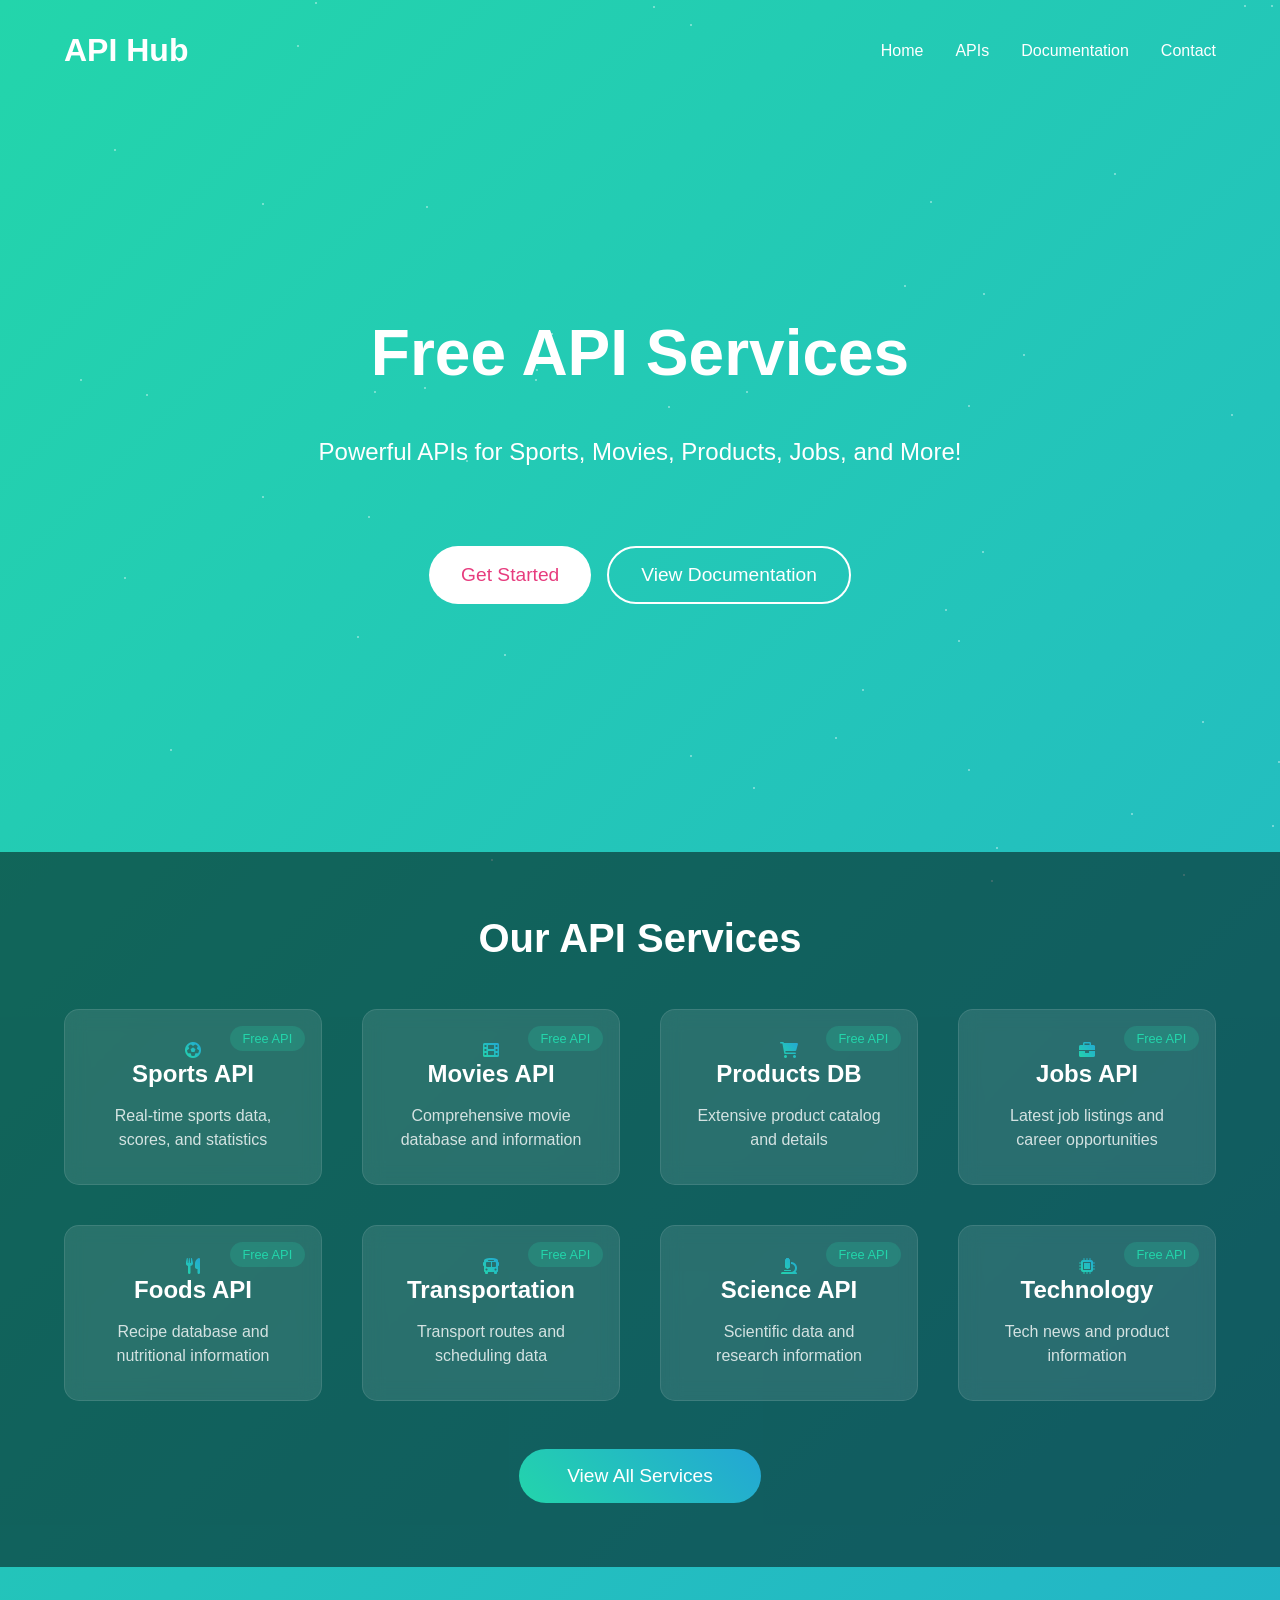
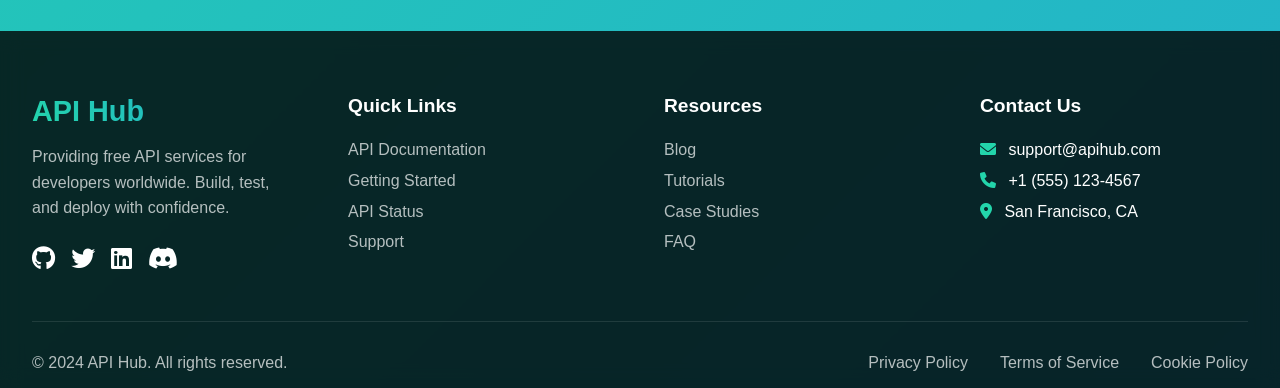
<file: index.html>
<!DOCTYPE html>
<html lang="en">
<head>
    <meta charset="UTF-8">
    <meta name="viewport" content="width=device-width, initial-scale=1.0">
    <title>Free API Services Hub</title>
    <link rel="stylesheet" href="styles.css">
    <link rel="stylesheet" href="https://cdnjs.cloudflare.com/ajax/libs/font-awesome/6.0.0/css/all.min.css">
</head>
<body>
    <div class="particles-background"></div>
    
    <header>
        <nav>
            <div class="logo fade-in">API Hub</div>
            <div class="hamburger">
                <span></span>
                <span></span>
                <span></span>
            </div>
            <ul class="nav-links">
                <li><a href="#" class="hover-effect">Home</a></li>
                <li><a href="#services" class="hover-effect">APIs</a></li>
                <li><a href="#" class="hover-effect">Documentation</a></li>
                <li><a href="#" class="hover-effect">Contact</a></li>
            </ul>
        </nav>
    </header>

    <main>
        <section class="hero">
            <h1 class="slide-in">Free API Services</h1>
            <p class="fade-in">Powerful APIs for Sports, Movies, Products, Jobs, and More!</p>
            <div class="cta-buttons">
                <button class="cta-button pulse">Get Started</button>
                <button class="cta-button-secondary">View Documentation</button>
            </div>
        </section>

        <section id="services" class="services">
            <h2 class="section-title">Our API Services</h2>
            <div class="service-grid">
                <div class="service-card visible">
                    <i class="fas fa-futbol"></i>
                    <h3>Sports API</h3>
                    <p>Real-time sports data, scores, and statistics</p>
                </div>
                <div class="service-card visible">
                    <i class="fas fa-film"></i>
                    <h3>Movies API</h3>
                    <p>Comprehensive movie database and information</p>
                </div>
                <div class="service-card visible">
                    <i class="fas fa-shopping-cart"></i>
                    <h3>Products DB</h3>
                    <p>Extensive product catalog and details</p>
                </div>
                <div class="service-card visible">
                    <i class="fas fa-briefcase"></i>
                    <h3>Jobs API</h3>
                    <p>Latest job listings and career opportunities</p>
                </div>
                <div class="service-card visible">
                    <i class="fas fa-utensils"></i>
                    <h3>Foods API</h3>
                    <p>Recipe database and nutritional information</p>
                </div>
                <div class="service-card visible">
                    <i class="fas fa-bus"></i>
                    <h3>Transportation</h3>
                    <p>Transport routes and scheduling data</p>
                </div>
                <div class="service-card visible">
                    <i class="fas fa-microscope"></i>
                    <h3>Science API</h3>
                    <p>Scientific data and research information</p>
                </div>
                <div class="service-card visible">
                    <i class="fas fa-microchip"></i>
                    <h3>Technology</h3>
                    <p>Tech news and product information</p>
                </div>
                <div class="service-card hidden">
                    <i class="fas fa-code"></i>
                    <h3>Code Snippets API</h3>
                    <p>Programming examples and code solutions</p>
                </div>
                <div class="service-card hidden">
                    <i class="fas fa-database"></i>
                    <h3>JSON Storage API</h3>
                    <p>Free JSON storage for quick prototypes</p>
                </div>
                <div class="service-card hidden">
                    <i class="fas fa-users"></i>
                    <h3>User Generator API</h3>
                    <p>Generate random user data for testing</p>
                </div>
                <div class="service-card hidden">
                    <i class="fas fa-image"></i>
                    <h3>Image Processing API</h3>
                    <p>Resize, crop, and optimize images</p>
                </div>
                <div class="service-card hidden">
                    <i class="fas fa-cloud"></i>
                    <h3>Weather API</h3>
                    <p>Real-time weather data and forecasts</p>
                </div>
                <div class="service-card hidden">
                    <i class="fas fa-newspaper"></i>
                    <h3>News API</h3>
                    <p>Latest news from various sources</p>
                </div>
                <div class="service-card hidden">
                    <i class="fas fa-map-marker-alt"></i>
                    <h3>Geocoding API</h3>
                    <p>Convert addresses to coordinates</p>
                </div>
                <div class="service-card hidden">
                    <i class="fas fa-language"></i>
                    <h3>Translation API</h3>
                    <p>Multi-language translation service</p>
                </div>
            </div>
            <div class="view-more-container">
                <a href="/all-services.html" class="view-more-button">View All Services</a>
            </div>
        </section>
    </main>

    <footer class="footer">
        <div class="footer-content">
            <div class="footer-section">
                <h3>API Hub</h3>
                <p>Providing free API services for developers worldwide. Build, test, and deploy with confidence.</p>
                <div class="social-links">
                    <a href="#"><i class="fab fa-github"></i></a>
                    <a href="#"><i class="fab fa-twitter"></i></a>
                    <a href="#"><i class="fab fa-linkedin"></i></a>
                    <a href="#"><i class="fab fa-discord"></i></a>
                </div>
            </div>
            <div class="footer-section">
                <h4>Quick Links</h4>
                <ul>
                    <li><a href="#">API Documentation</a></li>
                    <li><a href="#">Getting Started</a></li>
                    <li><a href="#">API Status</a></li>
                    <li><a href="#">Support</a></li>
                </ul>
            </div>
            <div class="footer-section">
                <h4>Resources</h4>
                <ul>
                    <li><a href="#">Blog</a></li>
                    <li><a href="#">Tutorials</a></li>
                    <li><a href="#">Case Studies</a></li>
                    <li><a href="#">FAQ</a></li>
                </ul>
            </div>
            <div class="footer-section">
                <h4>Contact Us</h4>
                <ul>
                    <li><i class="fas fa-envelope"></i> support@apihub.com</li>
                    <li><i class="fas fa-phone"></i> +1 (555) 123-4567</li>
                    <li><i class="fas fa-map-marker-alt"></i> San Francisco, CA</li>
                </ul>
            </div>
        </div>
        <div class="footer-bottom">
            <p>&copy; 2024 API Hub. All rights reserved.</p>
            <div class="footer-bottom-links">
                <a href="#">Privacy Policy</a>
                <a href="#">Terms of Service</a>
                <a href="#">Cookie Policy</a>
            </div>
        </div>
    </footer>

    <button class="scroll-to-top">
        <i class="fas fa-arrow-up"></i>
    </button>

    <script src="script.js"></script>
</body>
</html>
</file>
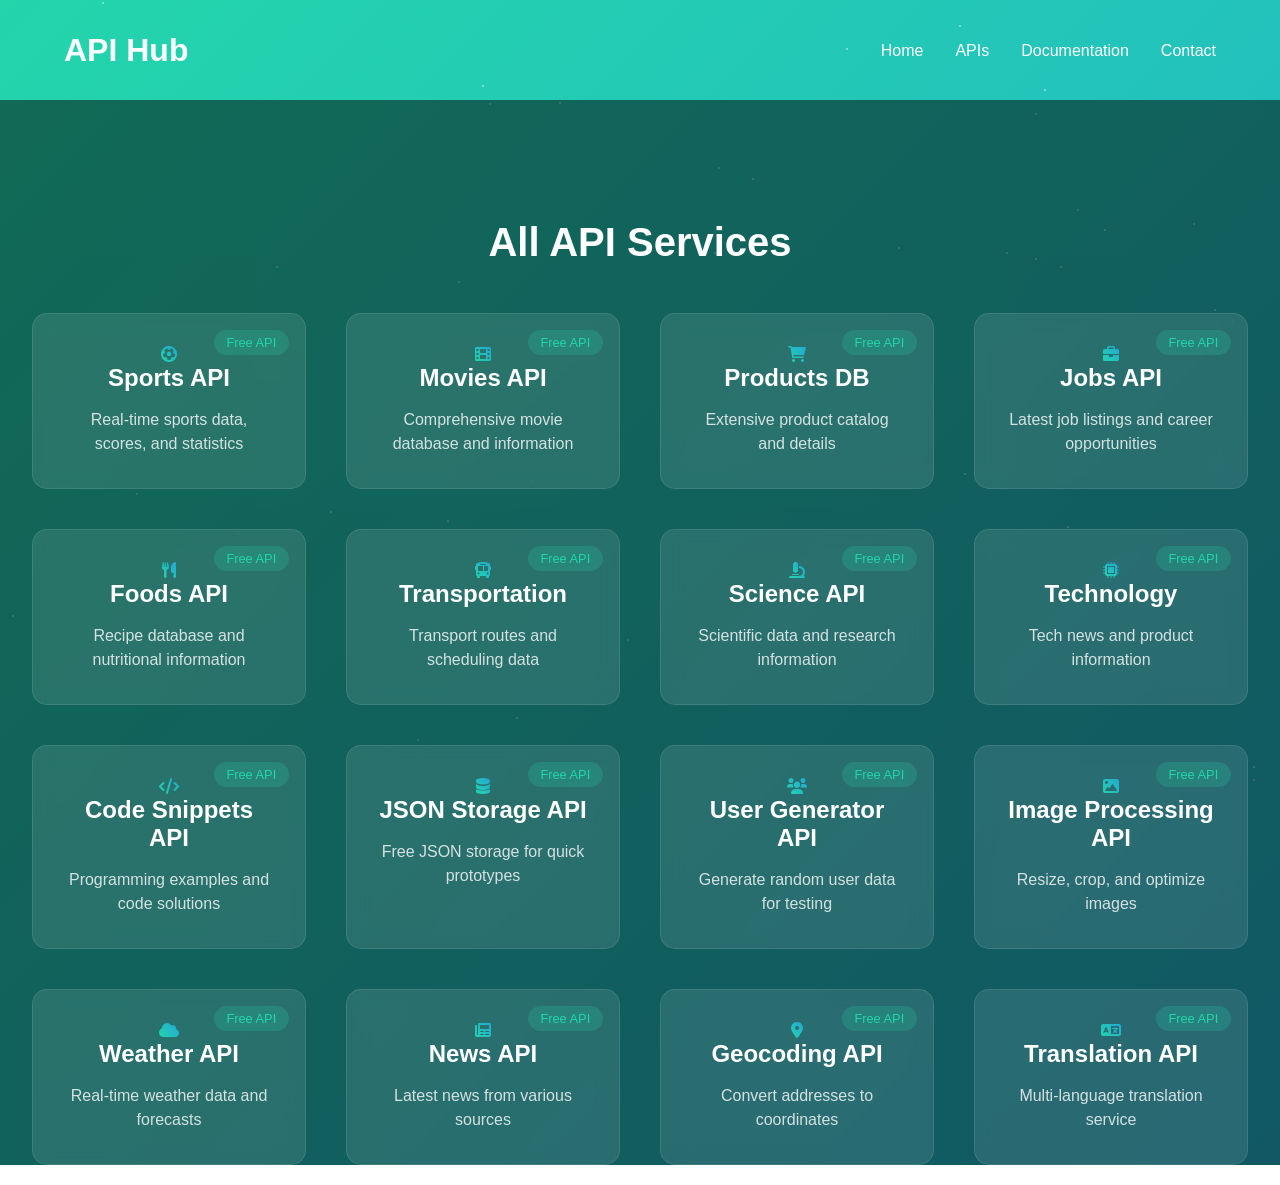
<file: all-services.html>
<!DOCTYPE html>
<html lang="en">
<head>
    <meta charset="UTF-8">
    <meta name="viewport" content="width=device-width, initial-scale=1.0">
    <title>All API Services - API Hub</title>
    <link rel="stylesheet" href="styles.css">
    <link rel="stylesheet" href="https://cdnjs.cloudflare.com/ajax/libs/font-awesome/6.0.0/css/all.min.css">
</head>
<body>
    <div class="particles-background"></div>
    
    <header>
        <nav>
            <div class="logo fade-in">API Hub</div>
            <div class="hamburger">
                <span></span>
                <span></span>
                <span></span>
            </div>
            <ul class="nav-links">
                <li><a href="index.html" class="hover-effect">Home</a></li>
                <li><a href="#" class="hover-effect">APIs</a></li>
                <li><a href="#" class="hover-effect">Documentation</a></li>
                <li><a href="#" class="hover-effect">Contact</a></li>
            </ul>
        </nav>
    </header>

    <main>
        <section class="all-services">
            <h1 class="section-title">All API Services</h1>
            <div class="service-grid">
                <!-- Sports & Entertainment -->
                <div class="service-card">
                    <i class="fas fa-futbol"></i>
                    <h3>Sports API</h3>
                    <p>Real-time sports data, scores, and statistics</p>
                </div>
                <div class="service-card">
                    <i class="fas fa-film"></i>
                    <h3>Movies API</h3>
                    <p>Comprehensive movie database and information</p>
                </div>

                <!-- E-commerce & Jobs -->
                <div class="service-card">
                    <i class="fas fa-shopping-cart"></i>
                    <h3>Products DB</h3>
                    <p>Extensive product catalog and details</p>
                </div>
                <div class="service-card">
                    <i class="fas fa-briefcase"></i>
                    <h3>Jobs API</h3>
                    <p>Latest job listings and career opportunities</p>
                </div>

                <!-- Food & Transport -->
                <div class="service-card">
                    <i class="fas fa-utensils"></i>
                    <h3>Foods API</h3>
                    <p>Recipe database and nutritional information</p>
                </div>
                <div class="service-card">
                    <i class="fas fa-bus"></i>
                    <h3>Transportation</h3>
                    <p>Transport routes and scheduling data</p>
                </div>

                <!-- Science & Tech -->
                <div class="service-card">
                    <i class="fas fa-microscope"></i>
                    <h3>Science API</h3>
                    <p>Scientific data and research information</p>
                </div>
                <div class="service-card">
                    <i class="fas fa-microchip"></i>
                    <h3>Technology</h3>
                    <p>Tech news and product information</p>
                </div>

                <!-- Developer Tools -->
                <div class="service-card">
                    <i class="fas fa-code"></i>
                    <h3>Code Snippets API</h3>
                    <p>Programming examples and code solutions</p>
                </div>
                <div class="service-card">
                    <i class="fas fa-database"></i>
                    <h3>JSON Storage API</h3>
                    <p>Free JSON storage for quick prototypes</p>
                </div>

                <!-- Data Generation -->
                <div class="service-card">
                    <i class="fas fa-users"></i>
                    <h3>User Generator API</h3>
                    <p>Generate random user data for testing</p>
                </div>
                <div class="service-card">
                    <i class="fas fa-image"></i>
                    <h3>Image Processing API</h3>
                    <p>Resize, crop, and optimize images</p>
                </div>

                <!-- Information Services -->
                <div class="service-card">
                    <i class="fas fa-cloud"></i>
                    <h3>Weather API</h3>
                    <p>Real-time weather data and forecasts</p>
                </div>
                <div class="service-card">
                    <i class="fas fa-newspaper"></i>
                    <h3>News API</h3>
                    <p>Latest news from various sources</p>
                </div>

                <!-- Location & Language -->
                <div class="service-card">
                    <i class="fas fa-map-marker-alt"></i>
                    <h3>Geocoding API</h3>
                    <p>Convert addresses to coordinates</p>
                </div>
                <div class="service-card">
                    <i class="fas fa-language"></i>
                    <h3>Translation API</h3>
                    <p>Multi-language translation service</p>
                </div>
            </div>

            <!-- Back to top button -->
            <a href="#" class="back-to-top">
                <i class="fas fa-arrow-up"></i>
            </a>
        </section>
    </main>

    <script src="script.js"></script>
    <script>
        // Show/hide back to top button
        window.addEventListener('scroll', () => {
            const backToTop = document.querySelector('.back-to-top');
            if (window.scrollY > 300) {
                backToTop.classList.add('visible');
            } else {
                backToTop.classList.remove('visible');
            }
        });

        // Smooth scroll to top
        document.querySelector('.back-to-top').addEventListener('click', (e) => {
            e.preventDefault();
            window.scrollTo({
                top: 0,
                behavior: 'smooth'
            });
        });
    </script>
</body>
</html>
</file>
<file: styles.css>
* {
    margin: 0;
    padding: 0;
    box-sizing: border-box;
}

body {
    font-family: 'Arial', sans-serif;
    background: linear-gradient(-45deg, #ee7752, #e73c7e, #23a6d5, #23d5ab);
    background-size: 400% 400%;
    animation: gradient 15s ease infinite;
    min-height: 100vh;
    color: white;
}

/* Background Animation */
@keyframes gradient {
    0% {
        background-position: 0% 50%;
    }
    50% {
        background-position: 100% 50%;
    }
    100% {
        background-position: 0% 50%;
    }
}

/* Particles Background */
.particles-background {
    position: fixed;
    top: 0;
    left: 0;
    width: 100%;
    height: 100%;
    z-index: -1;
}

/* Navigation */
nav {
    display: flex;
    justify-content: space-between;
    align-items: center;
    padding: 2rem 4rem;
    transition: all 0.3s ease;
    position: fixed;
    top: 0;
    left: 0;
    right: 0;
    z-index: 1000;
}

nav.scrolled {
    padding: 1rem 4rem;
    background: rgba(0, 0, 0, 0.9);
    backdrop-filter: blur(10px);
    box-shadow: 0 2px 10px rgba(0, 0, 0, 0.1);
}

.logo {
    font-size: 2rem;
    font-weight: bold;
}

.nav-links {
    display: flex;
    list-style: none;
    gap: 2rem;
}

.nav-links a {
    color: white;
    text-decoration: none;
    position: relative;
}

/* Hover Effect */
.hover-effect::after {
    content: '';
    position: absolute;
    width: 0;
    height: 2px;
    bottom: -5px;
    left: 0;
    background-color: white;
    transition: width 0.3s ease;
}

.hover-effect:hover::after {
    width: 100%;
}

/* Hero Section */
.hero {
    display: flex;
    flex-direction: column;
    align-items: center;
    justify-content: center;
    text-align: center;
    height: 80vh;
    gap: 2rem;
}

.hero h1 {
    font-size: 4rem;
    margin-bottom: 1rem;
}

.hero p {
    font-size: 1.5rem;
    margin-bottom: 2rem;
}

/* Button Styles */
.cta-button {
    padding: 1rem 2rem;
    font-size: 1.2rem;
    border: none;
    border-radius: 50px;
    background-color: white;
    color: #e73c7e;
    cursor: pointer;
    transition: transform 0.3s ease;
}

.cta-button:hover {
    transform: scale(1.1);
}

/* Animations */
.fade-in {
    opacity: 0;
    animation: fadeIn 1s ease forwards;
}

.slide-in {
    opacity: 0;
    transform: translateY(50px);
    animation: slideIn 1s ease forwards;
}

.pulse {
    animation: pulse 2s infinite;
}

@keyframes fadeIn {
    to {
        opacity: 1;
    }
}

@keyframes slideIn {
    to {
        opacity: 1;
        transform: translateY(0);
    }
}

@keyframes pulse {
    0% {
        box-shadow: 0 0 0 0 rgba(255, 255, 255, 0.4);
    }
    70% {
        box-shadow: 0 0 0 10px rgba(255, 255, 255, 0);
    }
    100% {
        box-shadow: 0 0 0 0 rgba(255, 255, 255, 0);
    }
}

/* Add these styles for the hamburger menu */
.hamburger {
    display: none;
    cursor: pointer;
    flex-direction: column;
    gap: 6px;
    z-index: 100;
}

.hamburger span {
    display: block;
    width: 25px;
    height: 3px;
    background-color: white;
    transition: all 0.3s ease;
}

/* Add media queries for responsive design */
@media screen and (max-width: 768px) {
    .hamburger {
        display: flex;
    }

    .nav-links {
        position: fixed;
        top: 0;
        right: -100%;
        height: 100vh;
        width: 100%;
        background: rgba(0, 0, 0, 0.9);
        flex-direction: column;
        justify-content: center;
        align-items: center;
        transition: right 0.3s ease;
        z-index: 99;
    }

    .nav-links.active {
        right: 0;
    }

    .hamburger.active span:nth-child(1) {
        transform: rotate(45deg) translate(8px, 8px);
    }

    .hamburger.active span:nth-child(2) {
        opacity: 0;
    }

    .hamburger.active span:nth-child(3) {
        transform: rotate(-45deg) translate(7px, -7px);
    }

    /* Responsive adjustments for other elements */
    nav {
        padding: 1rem 2rem;
    }

    nav.scrolled {
        padding: 0.8rem 2rem;
    }

    .hero h1 {
        font-size: 2.5rem;
    }

    .hero p {
        font-size: 1.2rem;
        padding: 0 1rem;
    }

    .cta-button {
        padding: 0.8rem 1.6rem;
        font-size: 1rem;
    }
}

/* Services Section */
.services {
    padding: 4rem 2rem;
    background: rgba(0, 0, 0, 0.5);
    margin-top: 2rem;
}

.section-title {
    text-align: center;
    font-size: 2.5rem;
    margin-bottom: 3rem;
    color: white;
}

.service-grid {
    display: grid;
    grid-template-columns: repeat(auto-fit, minmax(280px, 1fr));
    gap: 2.5rem;
    max-width: 1400px;
    margin: 0 auto;
    padding: 0 2rem;
}

.service-card {
    position: relative;
    overflow: hidden;
    border: 1px solid rgba(255, 255, 255, 0.1);
    background: rgba(255, 255, 255, 0.1);
    backdrop-filter: blur(10px);
    padding: 2rem;
    border-radius: 15px;
    text-align: center;
    transition: transform 0.3s ease, box-shadow 0.3s ease;
    cursor: pointer;
    opacity: 0;
    transform: translateY(20px);
    animation: cardAppear 0.5s ease forwards;
}

.service-card:hover {
    transform: translateY(-10px);
    box-shadow: 0 10px 20px rgba(0, 0, 0, 0.2);
}

.service-card::before {
    content: '';
    position: absolute;
    top: 0;
    left: 0;
    width: 100%;
    height: 100%;
    background: linear-gradient(45deg, transparent, rgba(255, 255, 255, 0.1));
    opacity: 0;
    transition: opacity 0.3s ease;
}

.service-card:hover::before {
    opacity: 1;
}

.service-card i {
    background: linear-gradient(45deg, #23d5ab, #23a6d5);
    -webkit-background-clip: text;
    background-clip: text;
    -webkit-text-fill-color: transparent;
    transition: transform 0.3s ease;
}

.service-card:hover i {
    transform: scale(1.2);
}

.service-card::after {
    content: 'Free API';
    position: absolute;
    top: 1rem;
    right: 1rem;
    background: rgba(35, 213, 171, 0.2);
    padding: 0.3rem 0.8rem;
    border-radius: 20px;
    font-size: 0.8rem;
    color: #23d5ab;
}

.service-card h3 {
    font-size: 1.5rem;
    margin-bottom: 1rem;
    color: white;
}

.service-card p {
    color: rgba(255, 255, 255, 0.8);
    font-size: 1rem;
    line-height: 1.5;
}

/* Update hero section */
.cta-buttons {
    display: flex;
    gap: 1rem;
    margin-top: 1rem;
}

.cta-button-secondary {
    padding: 1rem 2rem;
    font-size: 1.2rem;
    border: 2px solid white;
    border-radius: 50px;
    background-color: transparent;
    color: white;
    cursor: pointer;
    transition: all 0.3s ease;
}

.cta-button-secondary:hover {
    background-color: white;
    color: #e73c7e;
    transform: scale(1.1);
}

/* Responsive adjustments */
@media screen and (max-width: 768px) {
    .service-grid {
        grid-template-columns: 1fr;
        gap: 1.5rem;
        padding: 0 1rem;
    }
    
    .service-card {
        margin: 0 1rem;
    }

    .cta-buttons {
        flex-direction: column;
        width: 100%;
        padding: 0 2rem;
    }

    .cta-button, 
    .cta-button-secondary {
        width: 100%;
    }

    .section-title {
        font-size: 2rem;
    }
}

/* Add smooth scroll behavior */
html {
    scroll-behavior: smooth;
}

@keyframes cardAppear {
    to {
        opacity: 1;
        transform: translateY(0);
    }
}

/* Stagger the animation for each card */
.service-card:nth-child(n) {
    animation-delay: calc(0.1s * var(--i, 1));
}

/* Add these styles */
.service-card.hidden {
    display: none;
}

.service-card.visible {
    display: block;
}

.view-more-container {
    text-align: center;
    margin-top: 3rem;
}

.view-more-button {
    display: inline-block;
    padding: 1rem 3rem;
    font-size: 1.2rem;
    color: white;
    background: linear-gradient(45deg, #23d5ab, #23a6d5);
    border-radius: 50px;
    text-decoration: none;
    transition: all 0.3s ease;
    cursor: pointer;
}

.view-more-button:hover {
    transform: translateY(-5px);
    box-shadow: 0 5px 15px rgba(35, 213, 171, 0.4);
}

/* Update service grid for 2 rows */
.service-grid {
    display: grid;
    grid-template-columns: repeat(auto-fit, minmax(280px, 1fr));
    gap: 2.5rem;
    max-width: 1400px;
    margin: 0 auto;
    padding: 0 2rem;
}

@media screen and (min-width: 1200px) {
    .service-grid {
        grid-template-columns: repeat(4, 1fr); /* Force 4 columns for larger screens */
    }
}

/* Add these styles for all-services page */
.all-services {
    padding-top: 120px;
    min-height: 100vh;
    background: rgba(0, 0, 0, 0.5);
}

.all-services .service-grid {
    margin-top: 2rem;
}

.all-services .service-card {
    display: block !important; /* Override hidden class */
}

/* Add a back to top button */
.back-to-top {
    position: fixed;
    bottom: 2rem;
    right: 2rem;
    background: linear-gradient(45deg, #23d5ab, #23a6d5);
    color: white;
    width: 50px;
    height: 50px;
    border-radius: 50%;
    display: flex;
    align-items: center;
    justify-content: center;
    text-decoration: none;
    opacity: 0;
    transition: all 0.3s ease;
    cursor: pointer;
}

.back-to-top.visible {
    opacity: 1;
}

/* Footer Styles */
.footer {
    background: rgba(0, 0, 0, 0.8);
    backdrop-filter: blur(10px);
    padding: 4rem 2rem 1rem;
    margin-top: 4rem;
}

.footer-content {
    max-width: 1400px;
    margin: 0 auto;
    display: grid;
    grid-template-columns: repeat(auto-fit, minmax(250px, 1fr));
    gap: 3rem;
    padding-bottom: 3rem;
    border-bottom: 1px solid rgba(255, 255, 255, 0.1);
}

.footer-section h3 {
    font-size: 1.8rem;
    margin-bottom: 1rem;
    background: linear-gradient(45deg, #23d5ab, #23a6d5);
    -webkit-background-clip: text;
    background-clip: text;
    -webkit-text-fill-color: transparent;
}

.footer-section h4 {
    font-size: 1.2rem;
    margin-bottom: 1.5rem;
    color: white;
}

.footer-section p {
    color: rgba(255, 255, 255, 0.7);
    line-height: 1.6;
    margin-bottom: 1.5rem;
}

.footer-section ul {
    list-style: none;
}

.footer-section ul li {
    margin-bottom: 0.8rem;
}

.footer-section ul li a {
    color: rgba(255, 255, 255, 0.7);
    text-decoration: none;
    transition: color 0.3s ease;
}

.footer-section ul li a:hover {
    color: #23d5ab;
}

.social-links {
    display: flex;
    gap: 1rem;
}

.social-links a {
    color: white;
    font-size: 1.5rem;
    transition: transform 0.3s ease, color 0.3s ease;
}

.social-links a:hover {
    color: #23d5ab;
    transform: translateY(-3px);
}

.footer-bottom {
    max-width: 1400px;
    margin: 0 auto;
    padding-top: 2rem;
    display: flex;
    justify-content: space-between;
    align-items: center;
    color: rgba(255, 255, 255, 0.7);
}

.footer-bottom-links {
    display: flex;
    gap: 2rem;
}

.footer-bottom-links a {
    color: rgba(255, 255, 255, 0.7);
    text-decoration: none;
    transition: color 0.3s ease;
}

.footer-bottom-links a:hover {
    color: #23d5ab;
}

/* Contact info icons */
.footer-section ul li i {
    margin-right: 0.5rem;
    color: #23d5ab;
}

/* Responsive footer adjustments */
@media screen and (max-width: 768px) {
    .footer-content {
        grid-template-columns: 1fr;
        gap: 2rem;
    }

    .footer-bottom {
        flex-direction: column;
        text-align: center;
        gap: 1rem;
    }

    .footer-bottom-links {
        flex-direction: column;
        gap: 0.5rem;
    }
}

/* Adjust main content for fixed navbar */
main {
    padding-top: 100px; /* Add padding to prevent content from going under navbar */
}

/* Scroll to top button */
.scroll-to-top {
    position: fixed;
    bottom: 2rem;
    right: 2rem;
    background: linear-gradient(45deg, #23d5ab, #23a6d5);
    color: white;
    width: 50px;
    height: 50px;
    border-radius: 50%;
    display: flex;
    align-items: center;
    justify-content: center;
    cursor: pointer;
    opacity: 0;
    visibility: hidden;
    transition: all 0.3s ease;
    z-index: 1000;
}

.scroll-to-top.visible {
    opacity: 1;
    visibility: visible;
}

.scroll-to-top:hover {
    transform: translateY(-5px);
    box-shadow: 0 5px 15px rgba(35, 213, 171, 0.4);
}

@media screen and (max-width: 768px) {
    nav {
        padding: 1rem 2rem;
    }
    
    nav.scrolled {
        padding: 0.8rem 2rem;
    }
}
</file>
